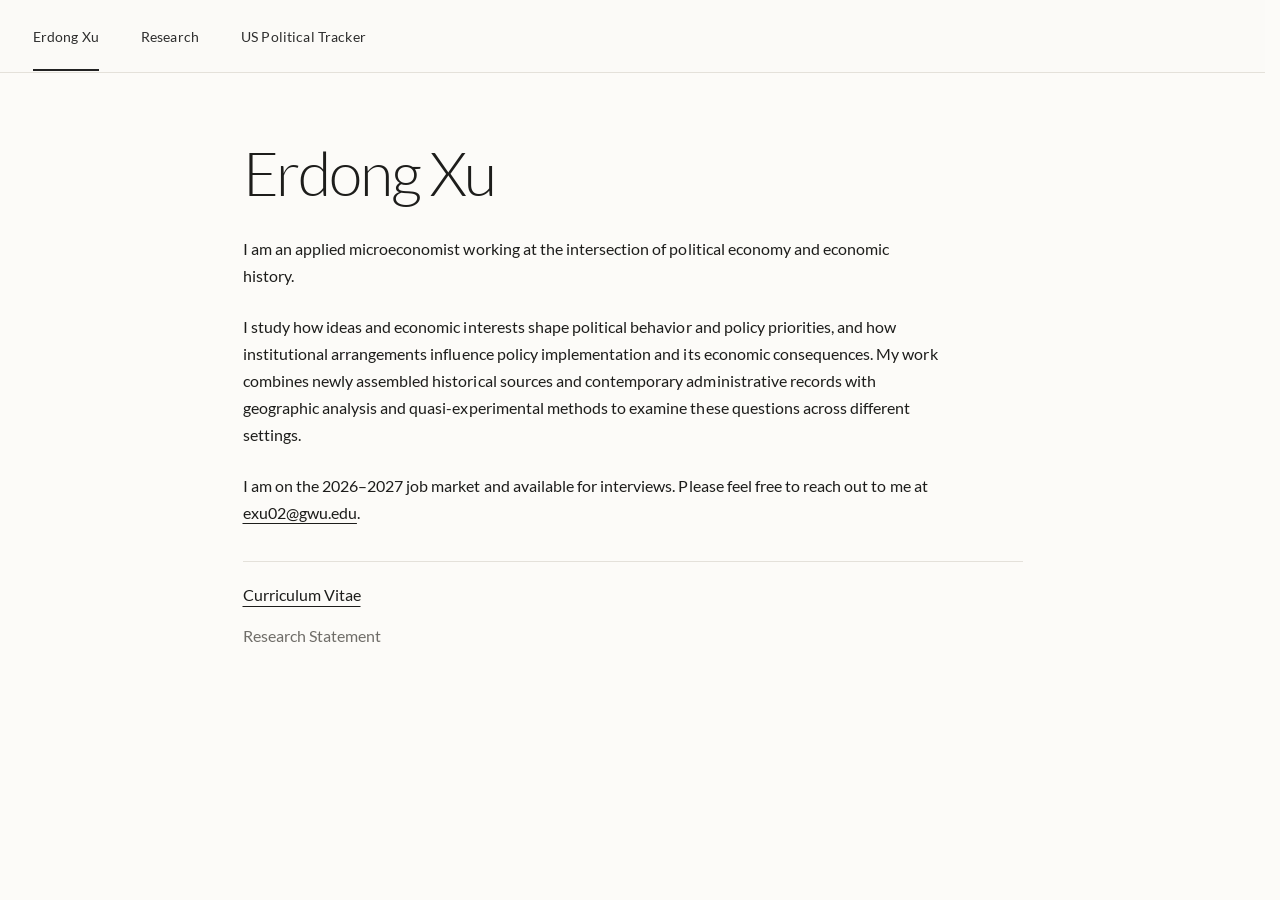
<file: index.html>
<!DOCTYPE html>
<html lang="en">
<head>
  <meta charset="UTF-8" />
  <meta name="viewport" content="width=device-width, initial-scale=1.0" />
  <meta name="description" content="Erdong Xu — Economics" />
  <title>Erdong Xu</title>
  <link rel="preload" href="fonts/lato-300.ttf" as="font" type="font/ttf" crossorigin />
  <link rel="preload" href="fonts/lato-400.ttf" as="font" type="font/ttf" crossorigin />
  <link rel="stylesheet" href="style.css" />
</head>

<body>
  <header class="site-header">
    <div class="nav-wrap">
      <nav class="site-nav" aria-label="Primary navigation">
        <a class="active" href="index.html">Erdong Xu</a>
        <a href="research.html">Research</a>
        <a href="tracker/index.html">US Political Tracker</a>
      </nav>
    </div>
  </header>

  <main class="home-page">
    <section class="home-content">
      <h1>Erdong Xu</h1>

<div class="bio">
        <p>
          I am an applied microeconomist working at the intersection of
          political economy and economic history.
        </p>

        <p>
          I study how ideas and economic interests shape political behavior
          and policy priorities, and how institutional arrangements influence
          policy implementation and its economic consequences. My work
          combines newly assembled historical sources and contemporary
          administrative records with geographic analysis and
          quasi-experimental methods to examine these questions across
          different settings.
        </p>

        <p>
          I am on the 2026–2027 job market and available for interviews. Please feel free to reach out to me at
          <a class="email-link" href="mailto:exu02@gwu.edu">exu02@gwu.edu</a>.
        </p>
      </div>

      <div class="home-links">
        <a href="cv.pdf" target="_blank" rel="noopener">Curriculum Vitae</a>
        <span class="document-label">Research Statement</span>
      </div>
    </section>
  </main>
  <script data-goatcounter="https://exu-econ.goatcounter.com/count" async src="//gc.zgo.at/count.js"></script>
</body>
</html>
</file>
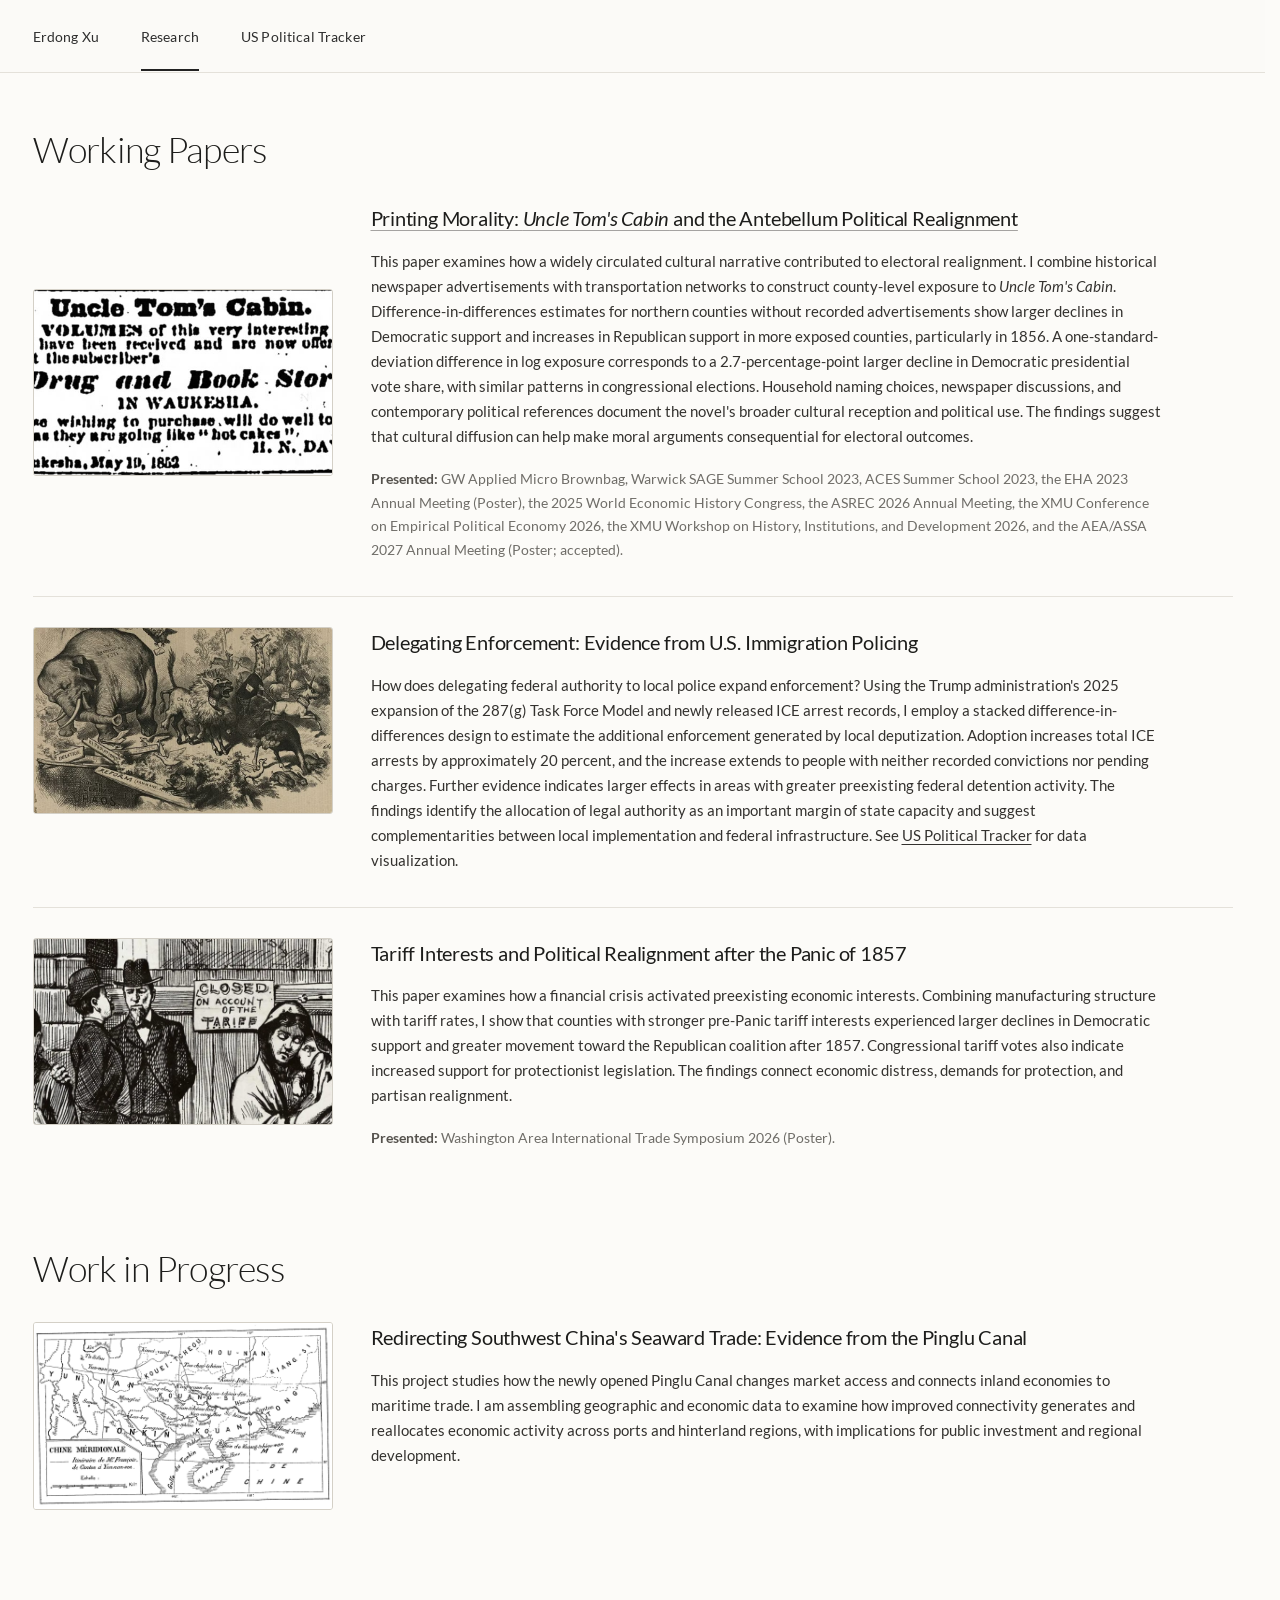
<file: research.html>
<!DOCTYPE html>
<html lang="en">
<head>
  <meta charset="UTF-8" />
  <meta name="viewport" content="width=device-width, initial-scale=1.0" />
  <meta name="description" content="Research — Erdong Xu" />
  <title>Research | Erdong Xu</title>
  <link rel="preload" href="fonts/lato-300.ttf" as="font" type="font/ttf" crossorigin />
  <link rel="preload" href="fonts/lato-400.ttf" as="font" type="font/ttf" crossorigin />
  <link rel="stylesheet" href="style.css" />
</head>

<body>
  <header class="site-header">
    <div class="nav-wrap">
      <nav class="site-nav" aria-label="Primary navigation">
        <a href="index.html">Erdong Xu</a>
        <a class="active" href="research.html">Research</a>
        <a href="tracker/index.html">US Political Tracker</a>
      </nav>
    </div>
  </header>

  <main class="research-page">
    <section class="research-section">
      <h1>Working Papers</h1>

      <article class="paper-card paper-card--center-image">
        <div class="paper-image">
          <img
            src="images/uncle_tom.jpg"
            alt="Figure for Printing Morality"
          />
        </div>

        <div class="paper-content">
          <h2>
            <a class="title-link" href="papers/Xu_Printing_Morality.pdf" target="_blank" rel="noopener">Printing Morality: <em>Uncle Tom's Cabin</em> and the Antebellum Political Realignment</a>
          </h2>

          <p class="abstract">
            This paper examines how a widely circulated cultural narrative contributed to electoral realignment. I combine historical newspaper advertisements with transportation networks to construct county-level exposure to <em>Uncle Tom's Cabin</em>. Difference-in-differences estimates for northern counties without recorded advertisements show larger declines in Democratic support and increases in Republican support in more exposed counties, particularly in 1856. A one-standard-deviation difference in log exposure corresponds to a 2.7-percentage-point larger decline in Democratic presidential vote share, with similar patterns in congressional elections. Household naming choices, newspaper discussions, and contemporary political references document the novel's broader cultural reception and political use. The findings suggest that cultural diffusion can help make moral arguments consequential for electoral outcomes.
          </p>

          <p class="presented">
            <span>Presented:</span>
            GW Applied Micro Brownbag, Warwick SAGE Summer School 2023,
            ACES Summer School 2023, the EHA 2023 Annual Meeting (Poster),
            the 2025 World Economic History Congress, the ASREC 2026 Annual Meeting,
            the XMU Conference on Empirical Political Economy 2026, the XMU Workshop on
            History, Institutions, and Development 2026, and the AEA/ASSA 2027 Annual Meeting (Poster; accepted).
          </p>
        </div>
      </article>

      <article class="paper-card">
        <div class="paper-image">
          <img
            src="images/federal_local.jpg"
            alt="Thomas Nast, The Third-Term Panic (Harper's Weekly, 1874)"
          />
        </div>

        <div class="paper-content">
          <h2>Delegating Enforcement: Evidence from U.S. Immigration Policing</h2>

          <p class="abstract">
            How does delegating federal authority to local police expand enforcement? Using the Trump administration's 2025 expansion of the 287(g) Task Force Model and newly released ICE arrest records, I employ a stacked difference-in-differences design to estimate the additional enforcement generated by local deputization. Adoption increases total ICE arrests by approximately 20 percent, and the increase extends to people with neither recorded convictions nor pending charges. Further evidence indicates larger effects in areas with greater preexisting federal detention activity. The findings identify the allocation of legal authority as an important margin of state capacity and suggest complementarities between local implementation and federal infrastructure.
            See <a class="inline-link" href="tracker/index.html">US Political Tracker</a> for data visualization.
          </p>
        </div>
      </article>

      <article class="paper-card">
        <div class="paper-image">
          <img
            src="images/tariff.jpg"
            alt="Figure for Tariff Interests and Political Realignment after the Panic of 1857"
          />
        </div>

        <div class="paper-content">
          <h2>
            Tariff Interests and Political Realignment after the Panic of 1857
          </h2>

          <p class="abstract">
            This paper examines how a financial crisis activated preexisting economic interests. Combining manufacturing structure with tariff rates, I show that counties with stronger pre-Panic tariff interests experienced larger declines in Democratic support and greater movement toward the Republican coalition after 1857. Congressional tariff votes also indicate increased support for protectionist legislation. The findings connect economic distress, demands for protection, and partisan realignment.
          </p>

          <p class="presented">
            <span>Presented:</span>
            Washington Area International Trade Symposium 2026 (Poster).
          </p>
        </div>
      </article>

    </section>

    <section class="research-section wip-section">
      <h1>Work in Progress</h1>

      <article class="paper-card">
        <div class="paper-image">
          <img
            src="images/pinglu.jpg"
            alt="Chine méridionale, Revue de Paris, 1900"
          />
        </div>

        <div class="paper-content">
          <h2>
            Redirecting Southwest China's Seaward Trade: Evidence from the Pinglu Canal
          </h2>

          <p class="abstract">
            This project studies how the newly opened Pinglu Canal changes market access and connects inland economies to maritime trade. I am assembling geographic and economic data to examine how improved connectivity generates and reallocates economic activity across ports and hinterland regions, with implications for public investment and regional development.
          </p>
        </div>
      </article>
    </section>
  </main>
  <script data-goatcounter="https://exu-econ.goatcounter.com/count" async src="//gc.zgo.at/count.js"></script>
</body>
</html>
</file>
<file: style.css>
/* =========================================================
   Erdong Xu — Personal Academic Website
   Original visual style, updated home-page structure
   ========================================================= */

@font-face {
  font-family: "Lato";
  src: url("fonts/lato-300.ttf") format("truetype");
  font-style: normal;
  font-weight: 300;
  font-display: optional;
}

@font-face {
  font-family: "Lato";
  src: url("fonts/lato-400.ttf") format("truetype");
  font-style: normal;
  font-weight: 400;
  font-display: optional;
}

@font-face {
  font-family: "Lato";
  src: url("fonts/lato-700.ttf") format("truetype");
  font-style: normal;
  font-weight: 700;
  font-display: optional;
}

@font-face {
  font-family: "Lato";
  src: url("fonts/lato-italic-400.ttf") format("truetype");
  font-style: italic;
  font-weight: 400;
  font-display: optional;
}

:root {
  --bg: #fcfbf8;
  --text: #1d1d1b;
  --muted: #6f6d68;
  --rule: #e4e1da;
  --max-width: 1200px;
  --home-width: 780px;
}

* {
  box-sizing: border-box;
}

html {
  scroll-behavior: smooth;
}

html,
body {
  margin: 0;
  padding: 0;
  background: var(--bg);
  color: var(--text);
}

body {
  font-family: "Lato", "Helvetica Neue", Arial, sans-serif;
  -webkit-font-smoothing: antialiased;
  text-rendering: optimizeLegibility;
}

a {
  color: inherit;
}

/* ---------------- Header ---------------- */

.site-header {
  border-bottom: 1px solid var(--rule);
  background: rgba(251, 250, 247, 0.96);
}

.nav-wrap {
  width: min(calc(100% - 64px), var(--max-width));
  margin: 0 auto;
}

.site-nav {
  display: flex;
  gap: 42px;
  align-items: center;
  height: 72px;
}

.site-nav a {
  position: relative;
  padding: 25px 0 23px;
  color: #2e2e2e;
  font-size: 0.9rem;
  line-height: 1.4;
  letter-spacing: 0.01em;
  text-decoration: none;
}

.site-nav a:hover {
  color: #000;
}

.site-nav a.active::after {
  content: "";
  position: absolute;
  left: 0;
  right: 0;
  bottom: -1px;
  height: 2px;
  background: #222;
}

/* =========================================================
   HOME PAGE
   ========================================================= */

.home-page {
  width: min(calc(100% - 64px), var(--home-width));
  margin: 0 auto;
  padding: 68px 0 92px;
}

.home-content h1 {
  margin: 0;
  font-size: clamp(2.75rem, 5vw, 3.8rem);
  line-height: 1.04;
  font-weight: 300;
  letter-spacing: -0.035em;
}

.bio {
  margin-top: 32px;
  max-width: 700px;
}

.bio p {
  margin: 0 0 24px;
  font-size: 0.98rem;
  line-height: 1.72;
  letter-spacing: 0.002em;
}

.email-link {
  text-decoration: underline;
  text-decoration-thickness: 1px;
  text-underline-offset: 4px;
}

.email-link:hover {
  opacity: 0.65;
}

.home-links {
  display: flex;
  flex-direction: column;
  align-items: flex-start;
  gap: 18px;
  margin-top: 34px;
  padding-top: 22px;
  border-top: 1px solid var(--rule);
}

.home-links a,
.home-links .document-label {
  font-size: 0.98rem;
  line-height: 1.5;
}

.home-links a {
  text-decoration: underline;
  text-decoration-thickness: 1px;
  text-underline-offset: 5px;
}

.home-links .document-label {
  color: var(--muted);
}

.home-links a:hover {
  opacity: 0.65;
}

/* =========================================================
   RESEARCH PAGE
   ========================================================= */

.research-page {
  width: min(calc(100% - 64px), var(--max-width));
  margin: 0 auto;
  padding: 56px 0 90px;
}

.research-section > h1 {
  margin: 0 0 34px;
  font-size: clamp(1.75rem, 3vw, 2.25rem);
  line-height: 1.12;
  font-weight: 300;
  letter-spacing: -0.02em;
}

.paper-card {
  display: grid;
  grid-template-columns: 300px minmax(0, 1fr);
  gap: 38px;
  padding: 30px 0 34px;
  border-top: 1px solid var(--rule);
}

.paper-card:first-of-type {
  border-top: 0;
  padding-top: 0;
}

.paper-image {
  width: 100%;
}

.paper-card--center-image .paper-image {
  align-self: center;
}

.paper-image img {
  display: block;
  width: 100%;
  aspect-ratio: 16 / 10;
  object-fit: cover;
  border: 1px solid #d4d0c7;
  border-radius: 3px;
  background: #f2f0eb;
}

.paper-content {
  padding-top: 1px;
}

.paper-content h2 {
  margin: 0;
  max-width: 800px;
  font-size: 1.27rem;
  line-height: 1.42;
  font-weight: 400;
  letter-spacing: -0.01em;
}

.abstract {
  margin: 16px 0 0;
  max-width: 790px;
  font-size: 0.94rem;
  line-height: 1.66;
  color: #34322f;
}

.presented {
  margin: 18px 0 0;
  max-width: 790px;
  font-size: 0.9rem;
  line-height: 1.65;
  color: var(--muted);
}

.presented span {
  color: #55524d;
  font-weight: 600;
}

/* ---------------- Responsive ---------------- */

@media (max-width: 900px) {
  .paper-card {
    grid-template-columns: 240px minmax(0, 1fr);
    gap: 30px;
  }

  .paper-content h2 {
    font-size: 1.22rem;
  }
}

@media (max-width: 700px) {
  .nav-wrap,
  .home-page,
  .research-page {
    width: min(calc(100% - 34px), var(--max-width));
  }

  .site-nav {
    height: 64px;
    gap: 28px;
  }

  .site-nav a {
    padding: 22px 0 18px;
    font-size: 0.95rem;
  }

  .home-page {
    padding-top: 44px;
    padding-bottom: 72px;
  }

  .home-content h1 {
    font-size: clamp(2.45rem, 11vw, 3.15rem);
  }

  .bio {
    margin-top: 32px;
  }

  .bio p {
    margin-bottom: 24px;
    font-size: 0.97rem;
    line-height: 1.68;
  }

  .home-links {
    gap: 18px;
    margin-top: 34px;
    padding-top: 20px;
  }

  .home-links a,
  .home-links .document-label {
    font-size: 0.98rem;
  }

  .research-page {
    padding-top: 42px;
    padding-bottom: 70px;
  }

  .research-section > h1 {
    margin-bottom: 28px;
    font-size: 1.8rem;
  }

  .paper-card {
    grid-template-columns: 1fr;
    gap: 18px;
    padding: 30px 0 34px;
  }

  .paper-image {
    max-width: 520px;
  }

  .paper-content h2 {
    font-size: 1.18rem;
  }

  .abstract {
    font-size: 0.94rem;
    line-height: 1.64;
  }

  .presented {
    margin-top: 18px;
    font-size: 0.92rem;
  }
}

/* US Political Tracker nav item: keep three header links on one line on very narrow phones */
@media (max-width: 400px) {
  .site-nav {
    gap: 18px;
  }

  .site-nav a {
    font-size: 0.8rem;
  }
}

/* ---------------- Work in Progress ---------------- */

.wip-section {
  margin-top: 64px;
}

.title-link {
  color: inherit;
  text-decoration: underline;
  text-decoration-thickness: 1px;
  text-underline-offset: 4px;
  text-decoration-color: rgba(58, 57, 54, 0.45);
}

.title-link:hover {
  opacity: 0.65;
}

.inline-link {
  text-decoration: underline;
  text-decoration-thickness: 1px;
  text-underline-offset: 3px;
}

.inline-link:hover {
  opacity: 0.65;
}

@media (max-width: 700px) {
  .wip-section {
    margin-top: 48px;
  }
}

/* keep nav position stable across short/tall pages */
html { scrollbar-gutter: stable; }
</file>
